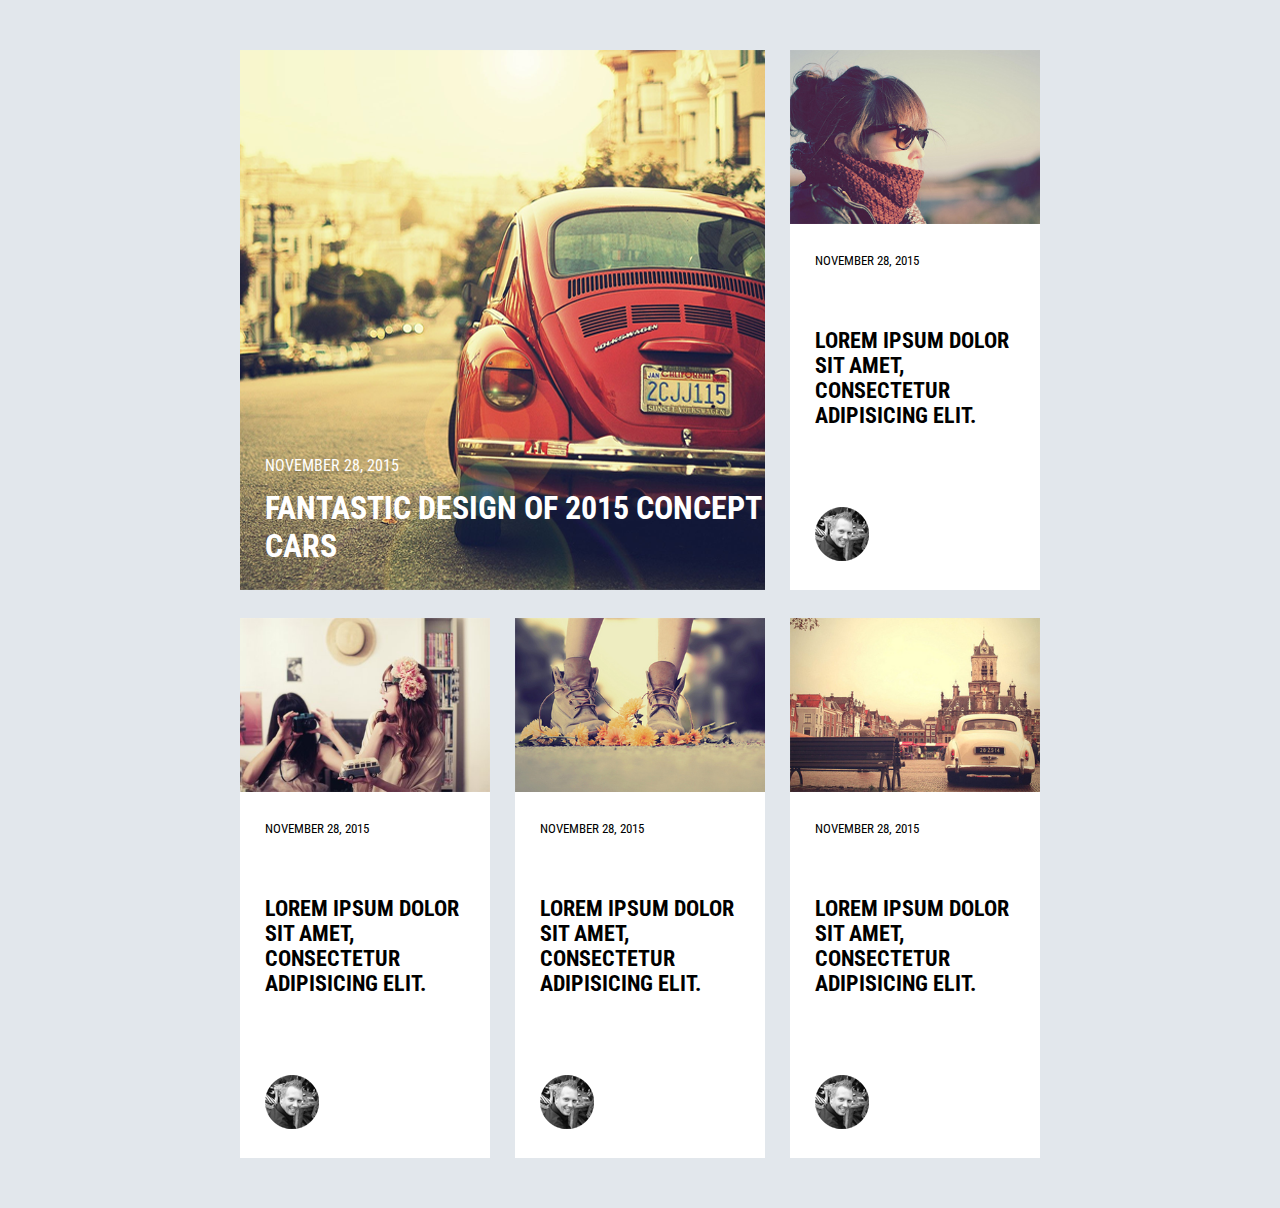
<file: blog-grid/index.html>
<!DOCTYPE html>
<html lang="en">
<head>
	<meta charset="UTF-8">
	<title>Document</title>
	<link rel="stylesheet" href="css/style.css">
	<link href="https://fonts.googleapis.com/css?family=Roboto+Condensed:300,700" rel="stylesheet">
</head>
<body>
	<main class="container">
		<div class="item1">
			<p>november 28, 2015</p>
			<h1>fantastic design of 2015 concept cars</h1>
		</div>
		<div class="item2">
			<div class="item2__img">
				<img src="img/2.png" alt="img">
			</div>
			<div class=item2__text>
				<p>november 28, 2015</p>
				<h1>Lorem ipsum dolor sit amet, consectetur adipisicing elit. </h1>
				<div class="item2__bot-img">
					<img src="img/5.png" alt="img">
				</div>
			</div>
		</div>
		<div class="item3">
			<div class="item3__img">
				<img src="img/4.png" alt="img">
			</div>
			<div class=item3__text>
				<p>november 28, 2015</p>
				<h1>Lorem ipsum dolor sit amet, consectetur adipisicing elit. </h1>
				<div class="item3__bot-img">
					<img src="img/5.png" alt="img">
				</div>
			</div>
		</div>
		<div class="item4">
			<div class="item4__img">
				<img src="img/3.png" alt="img">
			</div>
			<div class=item4__text>
				<p>november 28, 2015</p>
				<h1>Lorem ipsum dolor sit amet, consectetur adipisicing elit. </h1>
				<div class="item4__bot-img">
					<img src="img/5.png" alt="img">
				</div>
			</div>
		</div>
		<div class="item5">
			<div class="item5__img">
				<img src="img/1.png" alt="img">
			</div>
			<div class=item5__text>
				<p>november 28, 2015</p>
				<h1>Lorem ipsum dolor sit amet, consectetur adipisicing elit. </h1>
				<div class="item5__bot-img">
					<img src="img/5.png" alt="img">
				</div>
			</div>
		</div>
	</main>
</body>
</html>
</file>
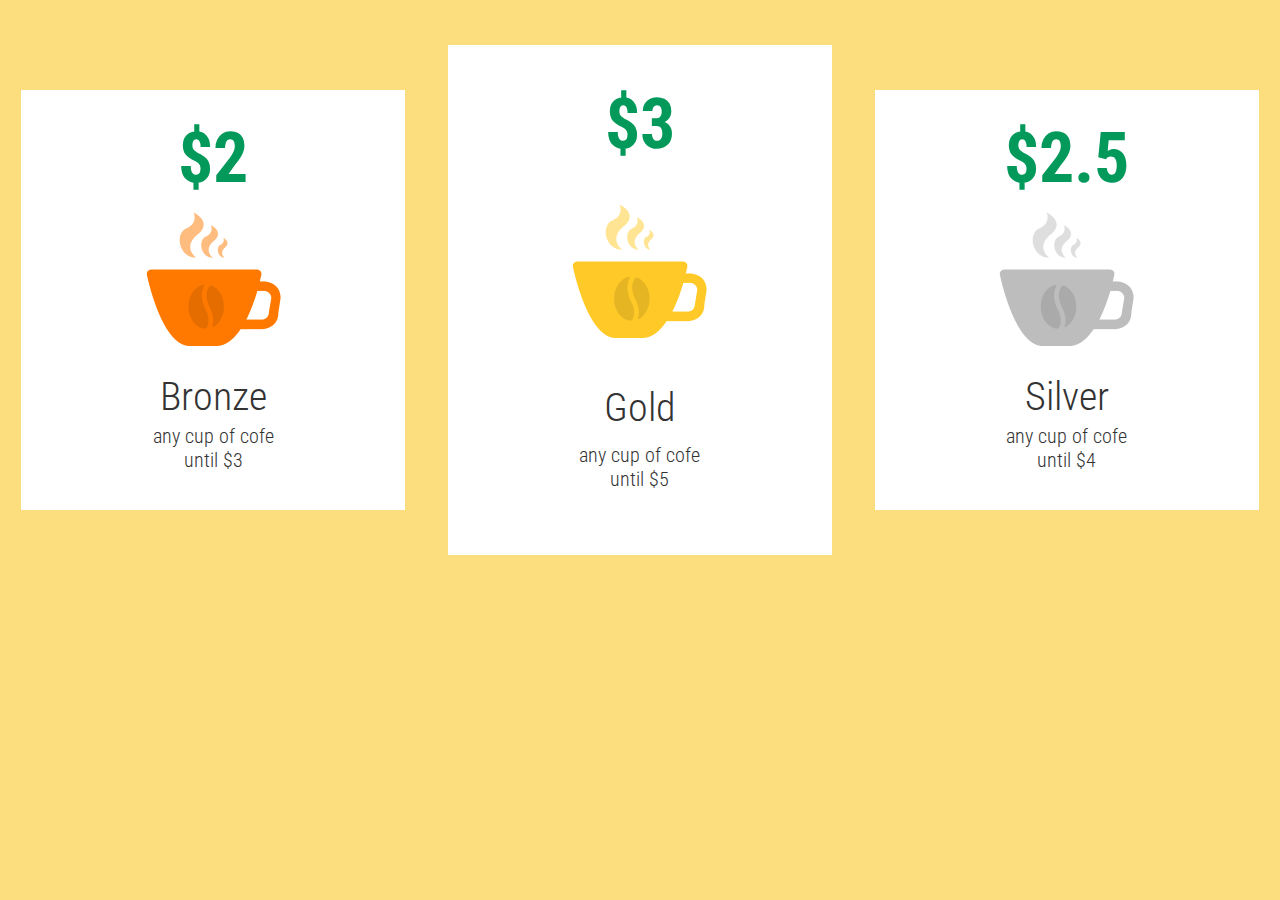
<file: cupplans/index.html>
<!DOCTYPE html>
<html lang="en">
<head>
	<meta charset="UTF-8">
	<title>Document</title>
	<link rel="stylesheet" href="style.css">
	<link href="https://fonts.googleapis.com/css?family=Roboto+Condensed:300,700" rel="stylesheet">
</head>
<body>
	<div class="small-box box">
		<h1>$2</h1>
		<div><img src="img/1.png" alt="cup"></div>
		<h2>Bronze</h2>
		<h3>any cup of cofe</h3>
		<h3>until $3</h3>
	</div>
	<div class="big-box box">
		<h1>$3</h1>
		<div><img src="img/2.png" alt="cup"></div>
		<h2>Gold</h2>
		<h3>any cup of cofe</h3>
		<h3>until $5</h3>
	</div>
	<div class="small-box box">
		<h1>$2.5</h1>
		<div><img src="img/3.png" alt="cup"></div>
		<h2>Silver</h2>
		<h3>any cup of cofe</h3>
		<h3>until $4</h3>
	</div>
</body>
</html>
</file>
<file: blog-grid/css/style.css>
* {
	margin: 0;
	padding: 0;
	-webkit-box-sizing: border-box;
	   -moz-box-sizing: border-box;
	        box-sizing: border-box;
	font-family: 'Roboto Condensed', sans-serif;
	text-transform: uppercase;
}
body {
	background-color: #E2E7EC;
}
.container {
	display: flex;
	width: 800px;
	margin: 50px auto;
	height: 1108px;
	-webkit-flex-flow: row wrap;
	    -ms-flex-flow: row wrap;
	        flex-flow: row wrap;
	-webkit-align-content: space-between;
	        align-content: space-between;
	-webkit-justify-content: space-between;
	        justify-content: space-between;
}
.item1 {
	background: url(../img/6.png);
	height: 540px;
	background-repeat: no-repeat;
	-webkit-background-size: cover;
	     -o-background-size: cover;
	        background-size: cover;
	-webkit-flex: 0 1 525px;
	    -ms-flex: 0 1 525px;
	        flex: 0 1 525px;
	color: white;
	position: relative;
	padding: 25px;
}
.item1 p {
	position: absolute;
	bottom: 115px;
}
.item1 h1 {
	position: absolute;
	bottom: 25px;
}
.item2,
.item3,
.item4,
.item5 {
	height: 540px;
	background-color: white;
	-webkit-flex: 0 1 250px;
	    -ms-flex: 0 1 250px;
	        flex: 0 1 250px;
}
.item2__img img,
.item3__img img,
.item4__img img,
.item5__img img {
	width: 100%;
}
.item2__text,
.item3__text,
.item4__text,
.item5__text {
	padding: 25px;
	position: relative;
	width: 100%;
	height: 67%;
}
.item2__text p,
.item3__text p,
.item4__text p,
.item5__text p {
	font-size: 13px;
	position: absolute;
	/*top: 10px;*/

}
.item2__text h1,
.item3__text h1,
.item4__text h1,
.item5__text h1 {
	font-size: 22px;
	width: 80%;
    position: absolute;
    top: 100px;
}
.item2__bot-img,
.item3__bot-img,
.item4__bot-img,
.item5__bot-img {
	position: absolute;
	bottom: 25px;
}
</file>
<file: cupplans/style.css>
/*font-family: 'Roboto Condensed', sans-serif;*/
* {
	margin: 0;
	padding: 0;
	-webkit-box-sizing: border-box;
	   -moz-box-sizing: border-box;
	        box-sizing: border-box;
	font-family: 'Roboto Condensed', sans-serif;
}
body {
	width: 100%;
	height: 600px;
	background-color: #FDDE7E;
	display: flex;
	-webkit-justify-content: space-around;
	        justify-content: space-around;
	-webkit-align-items: center;
	        align-items: center;
}
.box {
	background-color: white;
	width: 30%;
	height: 70%;
	-webkit-transition: all .5s ease 0s;
	   -moz-transition: all .5s ease 0s;
	    -ms-transition: all .5s ease 0s;
	     -o-transition: all .5s ease 0s;
	        transition: all .5s ease 0s;
}
.big-box {
	height: 85%;
}
h1 {
	font-size: 70px;
	font-weight: 700;
	text-align: center;
	color: #02995B;
}
.box div {
	width: 100%;
	text-align: center;
}
h2 {
	font-size: 40px;
	font-weight: 300;
	text-align: center;
	color: #333333;
}
h3 {
	font-size: 20px;
	font-weight: 300;
	text-align: center;
	color: #333333;
}
.big-box h1 {
	margin-top: 10%;
}
.small-box h1 {
	margin-top: 7%;
}
.big-box div {
	margin-top: 10%;
}
.small-box div {
	margin-top: 3.5%;
}
.big-box h2 {
	margin-top: 11%;
	margin-bottom: 3%;
}
.small-box h2 {
	margin-top: 6%;
	margin-bottom: 1%;
}
.box:hover {
	-webkit-transform: translate(15px, -15px);
	   -moz-transform: translate(15px, -15px);
	    -ms-transform: translate(15px, -15px);
	     -o-transform: translate(15px, -15px);
	        transform: translate(15px, -15px);
	-webkit-box-shadow: 10px 10px 8px #C4CEC3;
	        box-shadow: 10px 10px 8px #C4CEC3;
	-webkit-transition: all .5s ease 0s;
	   -moz-transition: all .5s ease 0s;
	    -ms-transition: all .5s ease 0s;
	     -o-transition: all .5s ease 0s;
	        transition: all .5s ease 0s;
	
}
</file>
